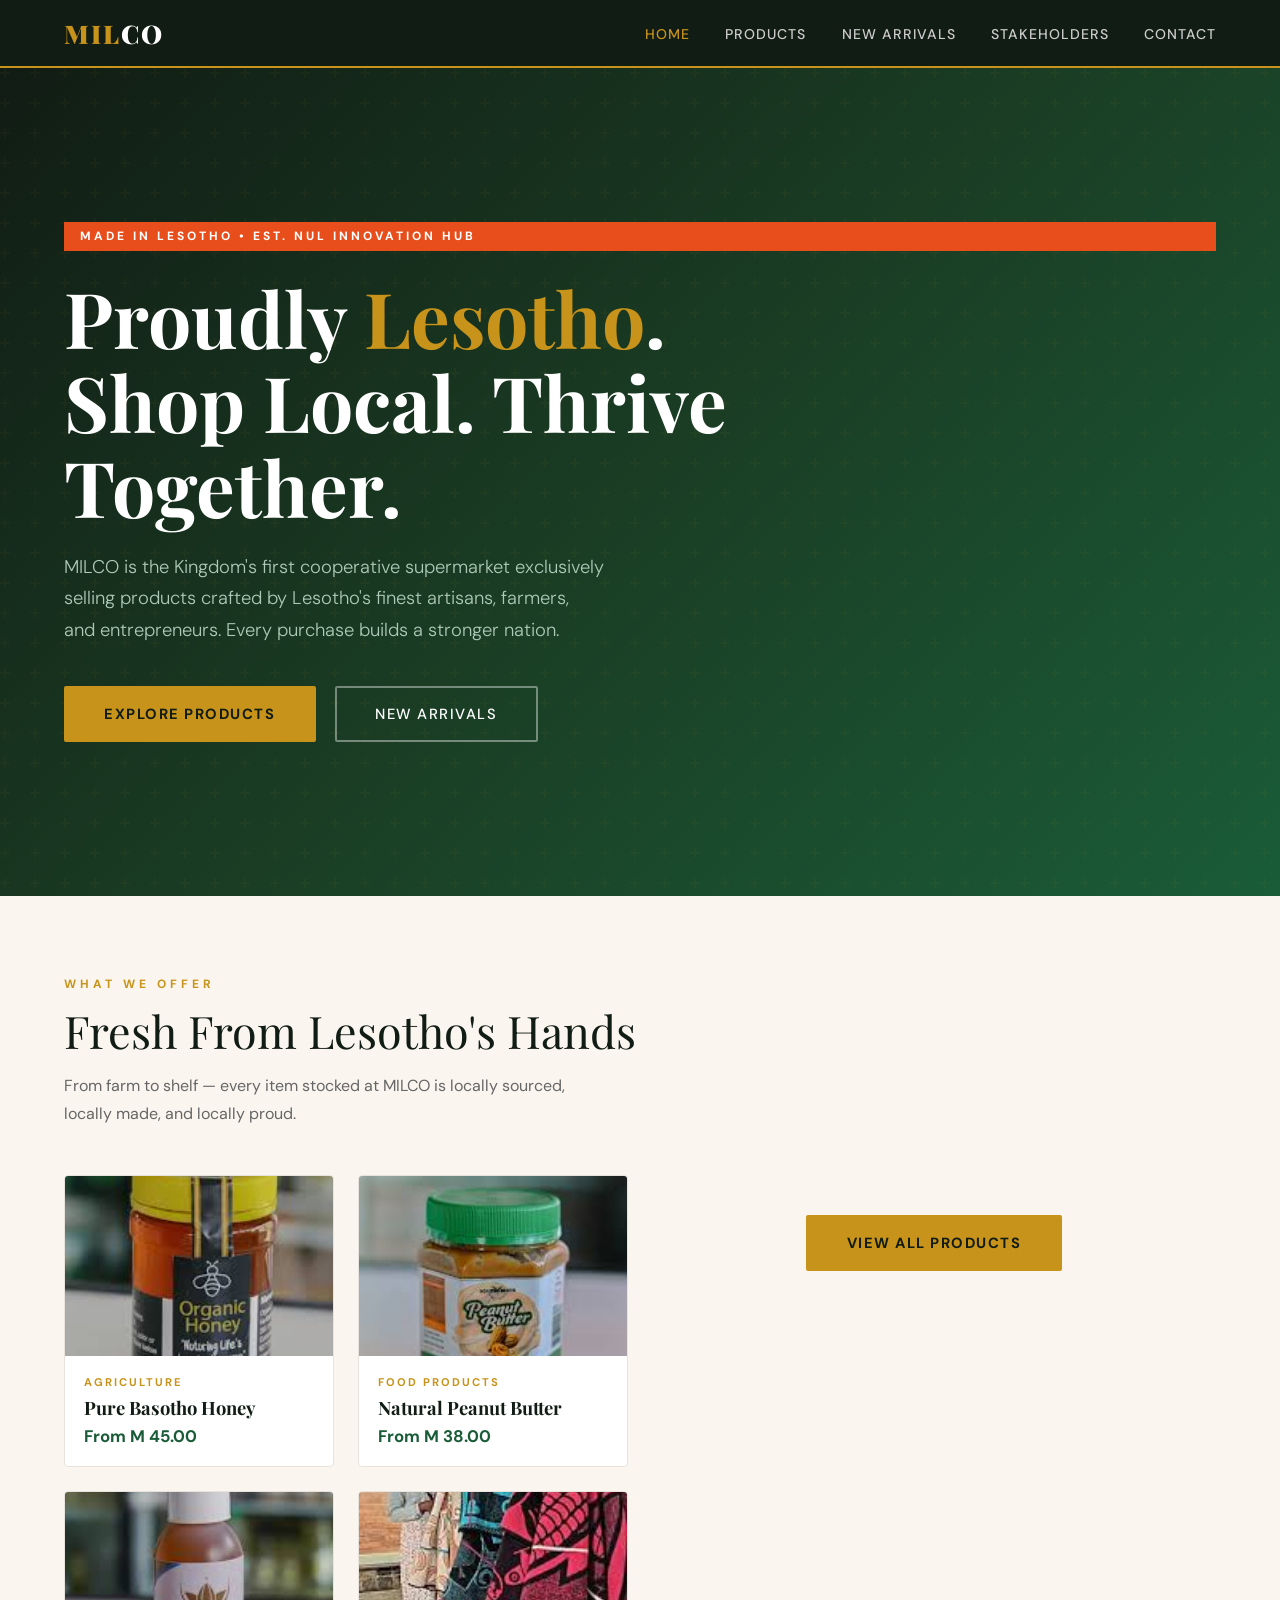
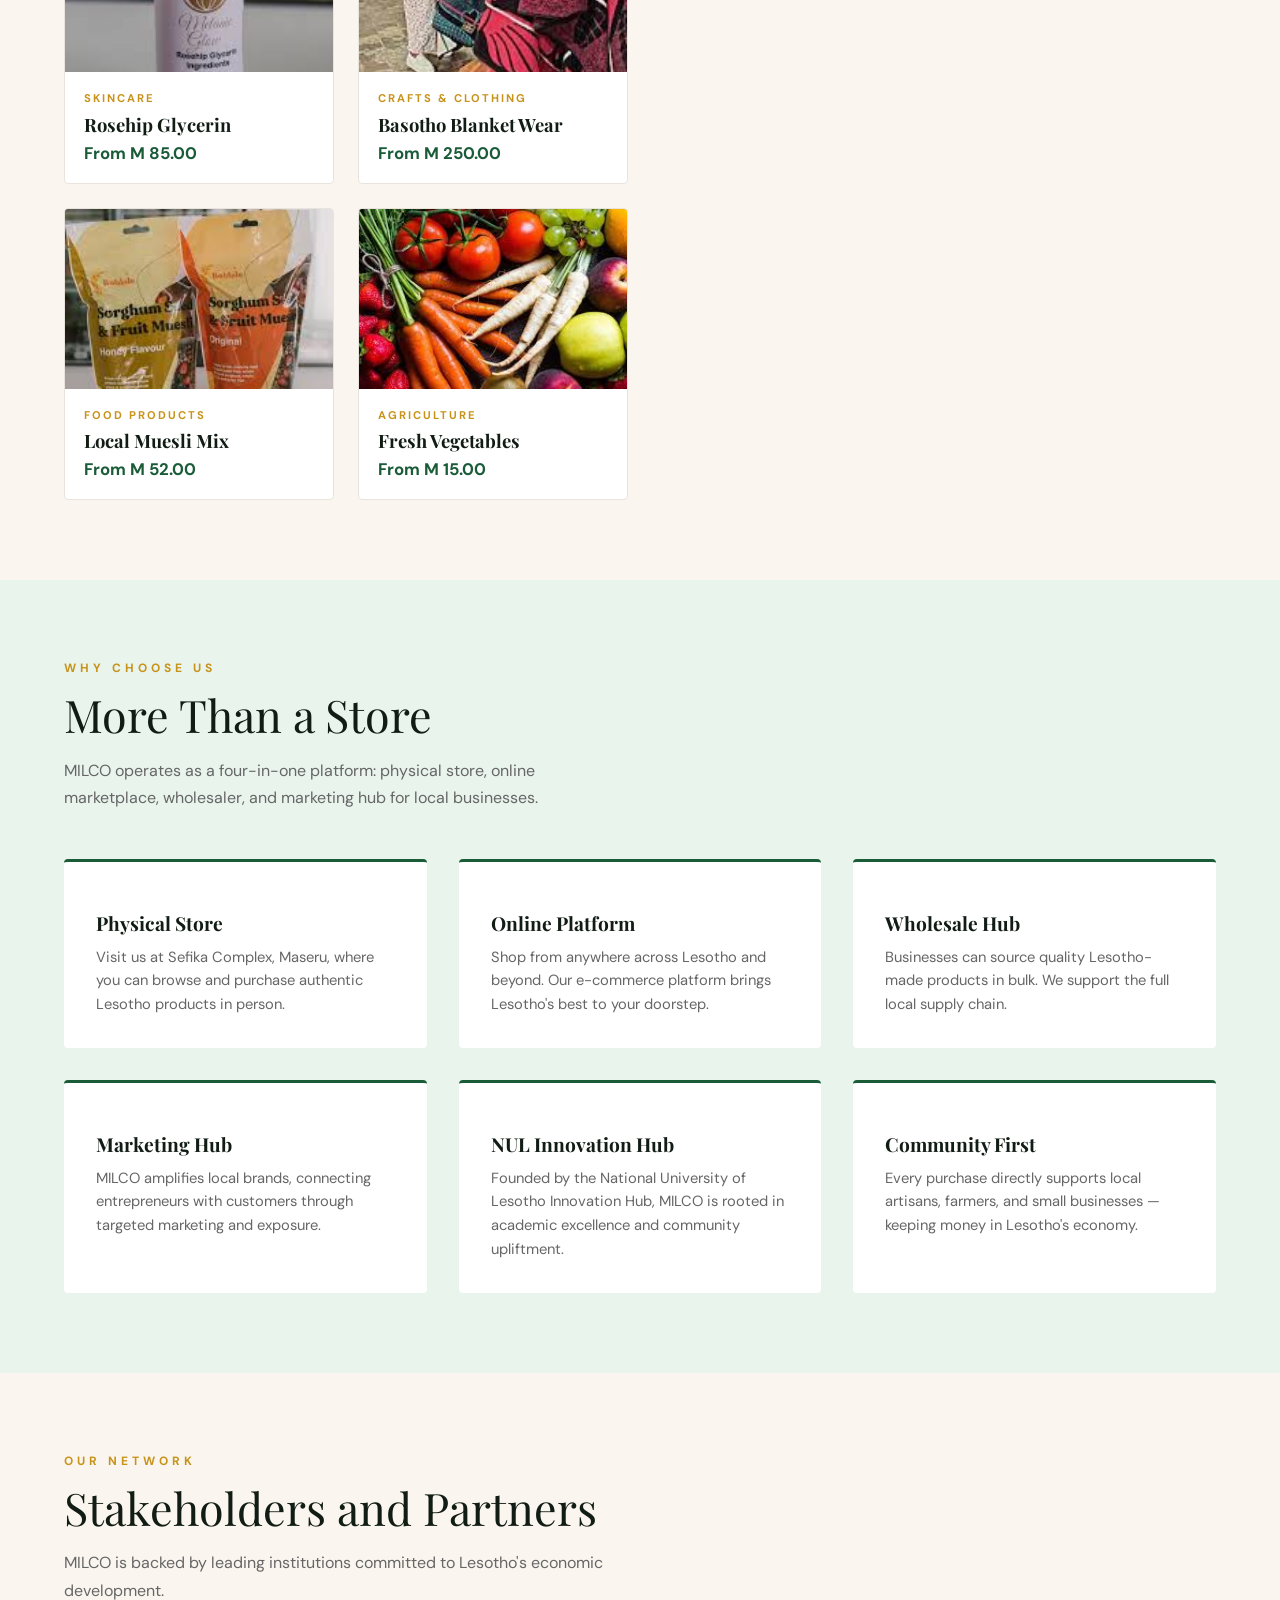
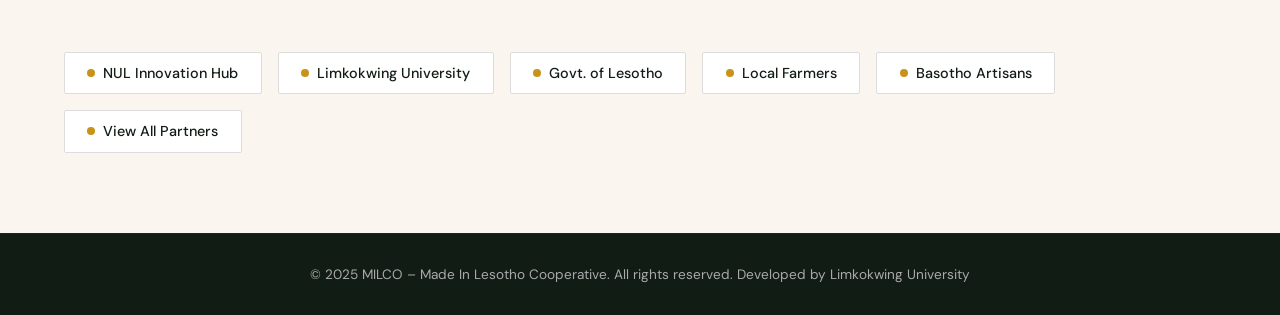
<file: index.html>
<!DOCTYPE html>
<html lang="en">
<head>
  <meta charset="UTF-8" />
  <meta name="viewport" content="width=device-width, initial-scale=1.0"/>
  <title>MILCO – Made In Lesotho Cooperative</title>
  <meta name="description" content="MILCO is Lesotho's premier cooperative supermarket exclusively selling locally made products from Lesotho's finest artisans and entrepreneurs."/>
  <meta name="keywords" content="Lesotho, Made in Lesotho, MILCO, cooperative, local products, honey, peanut butter, crafts"/>
  <link rel="preconnect" href="https://fonts.googleapis.com"/>
    <link rel="stylesheet" href="style.css"/>
<link href="https://fonts.googleapis.com/css2?family=Playfair+Display:wght@400;700;900&family=DM+Sans:wght@300;400;500&display=swap" rel="stylesheet"/>
  
</head>
<body>

<nav>
  <a href="index.html" class="nav-logo">MIL<span>CO</span></a>

  <div class="hamburger" id="hamburger" onclick="toggleMenu()">
    <span></span>
    <span></span>
    <span></span>
  </div>

  <div class="nav-overlay" id="navOverlay" onclick="toggleMenu()"></div>

  <ul class="nav-links" id="navLinks">
    <li><a href="index.html" class="active">Home</a></li>
    <li><a href="products.html">Products</a></li>
    <li><a href="new-products.html">New Arrivals</a></li>
    <li><a href="stakeholders.html">Stakeholders</a></li>
    <li><a href="contact.html">Contact</a></li>
  </ul>

</nav>

<!-- BANNER -->
<section class="banner">
  <div class="banner-badge">Made in Lesotho • Est. NUL Innovation Hub</div>
  <h1>Proudly <span>Lesotho</span>.<br/>Shop Local. Thrive Together.</h1>
  <p>MILCO is the Kingdom's first cooperative supermarket exclusively selling products crafted by Lesotho's finest artisans, farmers, and entrepreneurs. Every purchase builds a stronger nation.</p>
  <div class="banner-actions">
    <a href="products.html" class="btn-primary">Explore Products</a>
    <a href="new-products.html" class="btn-outline">New Arrivals</a>
  </div>
</section>

<!-- PRODUCTS PREVIEW -->
<section>
  <div class="section-label">What We Offer</div>
  <div class="section-title">Fresh From Lesotho's Hands</div>
  <p class="section-sub">From farm to shelf — every item stocked at MILCO is locally sourced, locally made, and locally proud.</p>
  <div class="products-grid">
<div class="products-grid">

  <div class="product-card">
    <div class="product-img">
      <img src="honey.jpg" alt="Pure Basotho Honey">
    </div>
    <div class="product-info">
      <div class="product-cat">Agriculture</div>
      <div class="product-name">Pure Basotho Honey</div>
      <div class="product-price">From M 45.00</div>
    </div>
  </div>

  <div class="product-card">
    <div class="product-img">
      <img src="peanut.jpg" alt="Natural Peanut Butter">
    </div>
    <div class="product-info">
      <div class="product-cat">Food Products</div>
      <div class="product-name">Natural Peanut Butter</div>
      <div class="product-price">From M 38.00</div>
    </div>
  </div>

  <div class="product-card">
    <div class="product-img">
      <img src="glycerine.jpg" alt="Rosehip Glycerin">
    </div>
    <div class="product-info">
      <div class="product-cat">Skincare</div>
      <div class="product-name">Rosehip Glycerin</div>
      <div class="product-price">From M 85.00</div>
    </div>
  </div>

  <div class="product-card">
    <div class="product-img">
      <img src="blanket.jpg" alt="Basotho Blanket Wear">
    </div>
    <div class="product-info">
      <div class="product-cat">Crafts & Clothing</div>
      <div class="product-name">Basotho Blanket Wear</div>
      <div class="product-price">From M 250.00</div>
    </div>
  </div>

  <div class="product-card">
    <div class="product-img">
      <img src="muesli.jpg" alt="Local Muesli Mix">
    </div>
    <div class="product-info">
      <div class="product-cat">Food Products</div>
      <div class="product-name">Local Muesli Mix</div>
      <div class="product-price">From M 52.00</div>
    </div>
  </div>

  <div class="product-card">
    <div class="product-img">
      <img src="vegetables.jpg" alt="Fresh Vegetables">
    </div>
    <div class="product-info">
      <div class="product-cat">Agriculture</div>
      <div class="product-name">Fresh Vegetables</div>
      <div class="product-price">From M 15.00</div>
    </div>
  </div>

</div>
  <div style="text-align:center;margin-top:2.5rem;">
    <a href="products.html" class="btn-primary">View All Products</a>
  </div>
</section>

<!-- WHY MILCO -->
<section class="why-milco">
  <div class="section-label">Why Choose Us</div>
  <div class="section-title">More Than a Store</div>
  <p class="section-sub">MILCO operates as a four-in-one platform: physical store, online marketplace, wholesaler, and marketing hub for local businesses.</p>
  <div class="why-grid">
    <div class="why-card">
      <div class="why-icon"></div>
      <div class="why-title">Physical Store</div>
      <div class="why-desc">Visit us at Sefika Complex, Maseru, where you can browse and purchase authentic Lesotho products in person.</div>
    </div>
    <div class="why-card">
      <div class="why-icon"></div>
      <div class="why-title">Online Platform</div>
      <div class="why-desc">Shop from anywhere across Lesotho and beyond. Our e-commerce platform brings Lesotho's best to your doorstep.</div>
    </div>
    <div class="why-card">
      <div class="why-icon"></div>
      <div class="why-title">Wholesale Hub</div>
      <div class="why-desc">Businesses can source quality Lesotho-made products in bulk. We support the full local supply chain.</div>
    </div>
    <div class="why-card">
      <div class="why-icon"></div>
      <div class="why-title">Marketing Hub</div>
      <div class="why-desc">MILCO amplifies local brands, connecting entrepreneurs with customers through targeted marketing and exposure.</div>
    </div>
    <div class="why-card">
      <div class="why-icon"></div>
      <div class="why-title">NUL Innovation Hub</div>
      <div class="why-desc">Founded by the National University of Lesotho Innovation Hub, MILCO is rooted in academic excellence and community upliftment.</div>
    </div>
    <div class="why-card">
      <div class="why-icon"></div>
      <div class="why-title">Community First</div>
      <div class="why-desc">Every purchase directly supports local artisans, farmers, and small businesses — keeping money in Lesotho's economy.</div>
    </div>
  </div>
</section>

<!-- STAKEHOLDERS PREVIEW -->
<section>
  <div class="section-label">Our Network</div>
  <div class="section-title">Stakeholders and Partners</div>
  <p class="section-sub">MILCO is backed by leading institutions committed to Lesotho's economic development.</p>
  <div class="stakeholders-list">
    <a href="stakeholders.html" class="stakeholder-pill"><span class="dot"></span> NUL Innovation Hub</a>
    <a href="stakeholders.html" class="stakeholder-pill"><span class="dot"></span> Limkokwing University</a>
    <a href="stakeholders.html" class="stakeholder-pill"><span class="dot"></span> Govt. of Lesotho</a>
    <a href="stakeholders.html" class="stakeholder-pill"><span class="dot"></span> Local Farmers</a>
    <a href="stakeholders.html" class="stakeholder-pill"><span class="dot"></span> Basotho Artisans</a>
    <a href="stakeholders.html" class="stakeholder-pill"><span class="dot"></span> View All Partners</a>
  </div>
</section>
<script>
  function toggleMenu() {
    const nav = document.getElementById("navLinks");
    const burger = document.getElementById("hamburger");
    const overlay = document.getElementById("navOverlay");

    nav.classList.toggle("show");
    burger.classList.toggle("active");
    overlay.classList.toggle("show");
  }
</script>

<!-- FOOTER -->
<footer>

  <div>
    <span>© 2025 MILCO – Made In Lesotho Cooperative. All rights reserved.</span>
    <span>Developed by Limkokwing University</span>
  </div>
</footer>

</body>
</html>
</file>
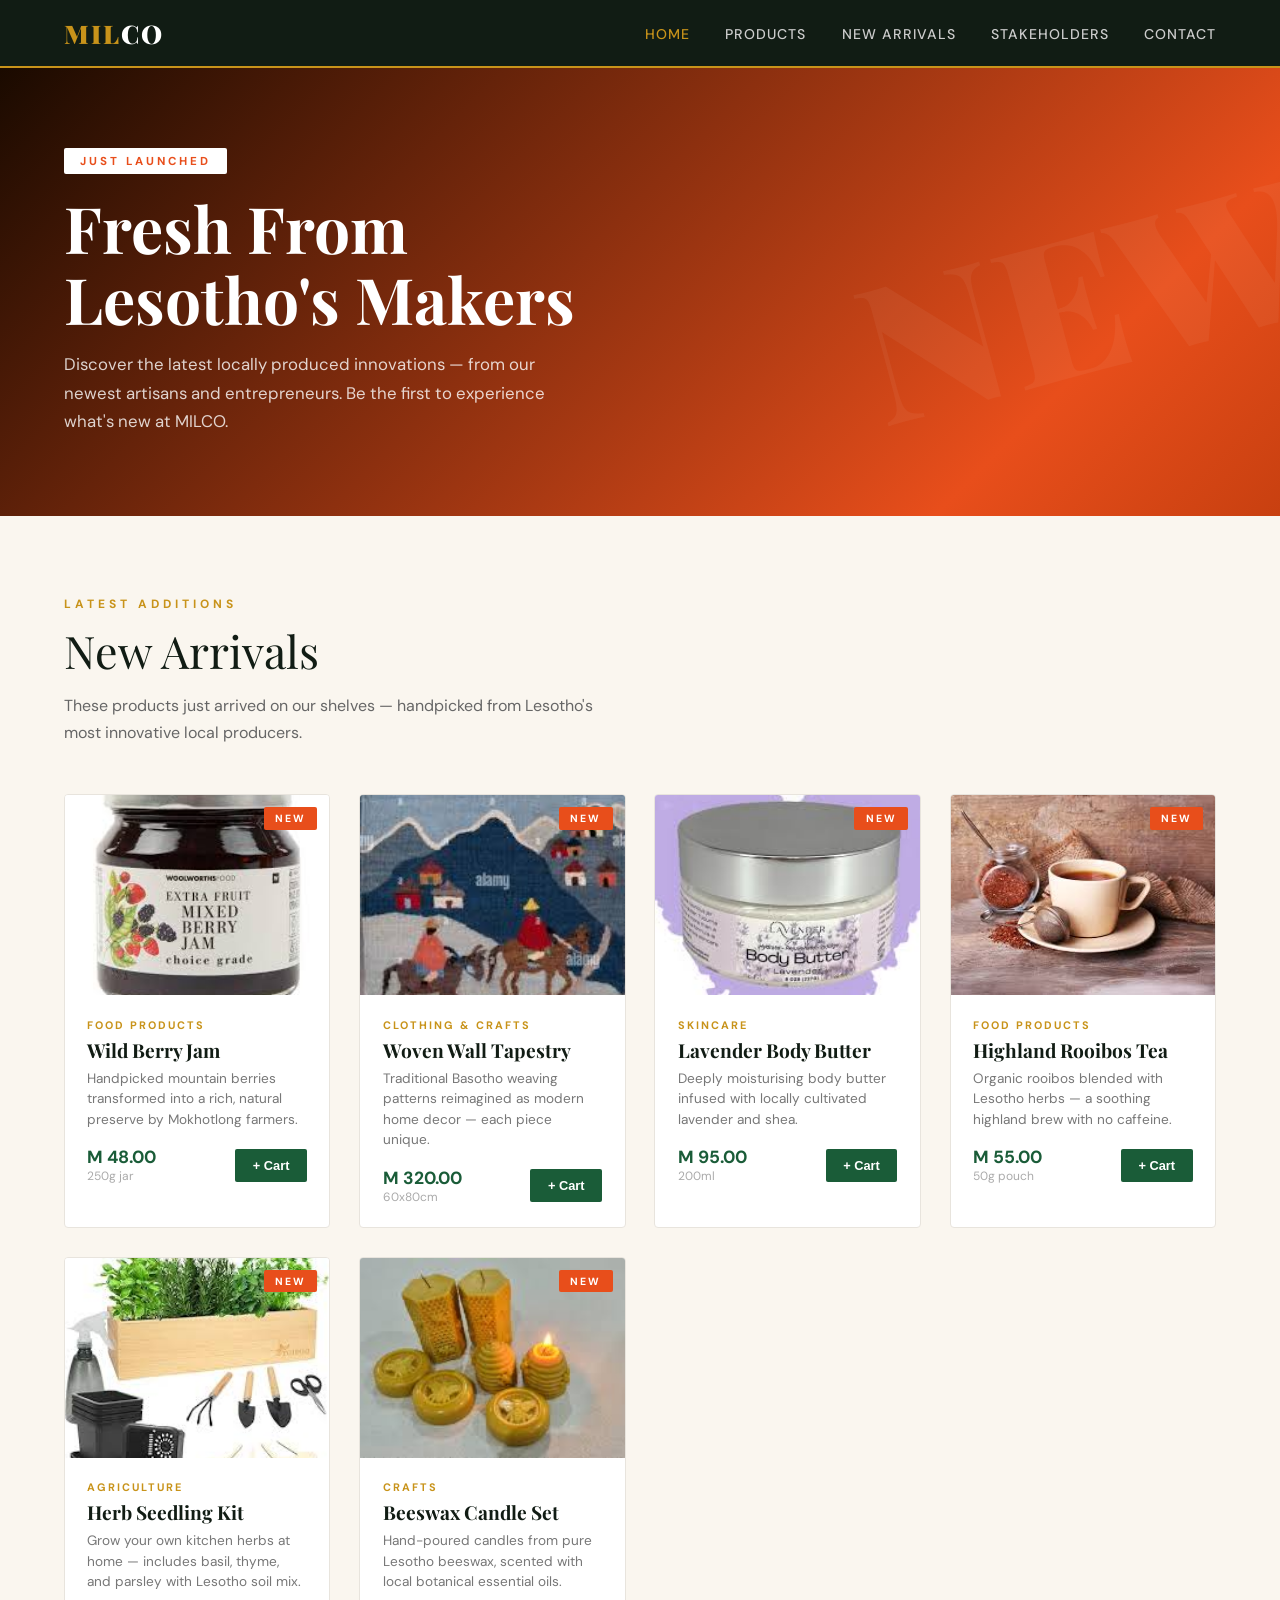
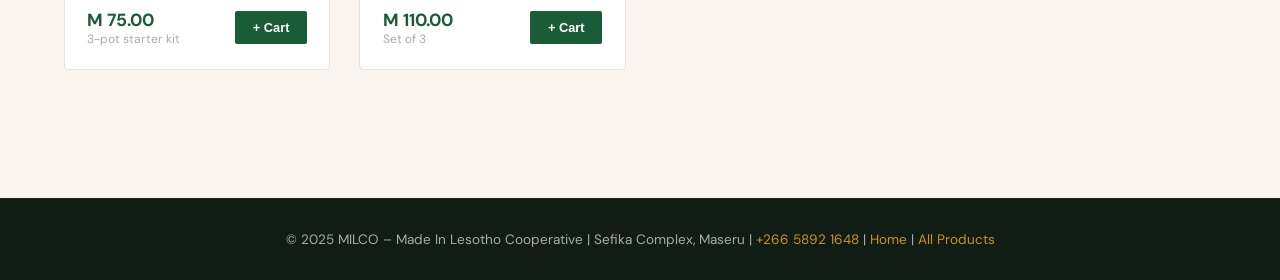
<file: new-products.html>
<!DOCTYPE html>
<html lang="en">
<head>
  <meta charset="UTF-8"/>
  <meta name="viewport" content="width=device-width, initial-scale=1.0"/>
  <title>New Arrivals and Subscriptions – MILCO Lesotho</title>
  <link rel="preconnect" href="https://fonts.googleapis.com"/>
    <link rel="stylesheet" href="style.css"/>
<link href="https://fonts.googleapis.com/css2?family=Playfair+Display:wght@400;700;900&family=DM+Sans:wght@300;400;500&display=swap" rel="stylesheet"/>
  
</head>
<body class="new-arrivals-page">

<nav>
  <a href="index.html" class="nav-logo">MIL<span>CO</span></a>

  <div class="hamburger" id="hamburger" onclick="toggleMenu()">
    <span></span>
    <span></span>
    <span></span>
  </div>

  <div class="nav-overlay" id="navOverlay" onclick="toggleMenu()"></div>

  <ul class="nav-links" id="navLinks">
    <li><a href="index.html" class="active">Home</a></li>
    <li><a href="products.html">Products</a></li>
    <li><a href="new-products.html">New Arrivals</a></li>
    <li><a href="stakeholders.html">Stakeholders</a></li>
    <li><a href="contact.html">Contact</a></li>
  </ul>

</nav>

<div class="page-hero">
  <div class="hero-badge">Just Launched</div>
  <h1>Fresh From<br/>Lesotho's Makers</h1>
  <p>Discover the latest locally produced innovations — from our newest artisans and entrepreneurs. Be the first to experience what's new at MILCO.</p>
</div>

<!-- NEW ARRIVALS -->
<section class="section">
  <div class="section-label">Latest Additions</div>
  <div class="section-title">New Arrivals</div>
  <p class="section-sub">These products just arrived on our shelves — handpicked from Lesotho's most innovative local producers.</p>

  <div class="new-products-grid">
    <div class="new-product-card">
      <span class="new-label">New</span>
      <div class="new-img"><img src="berryjam.jpg" alt="berryjam"></div>
      <div class="new-info">
        <div class="new-cat">Food Products</div>
        <div class="new-name">Wild Berry Jam</div>
        <div class="new-desc">Handpicked mountain berries transformed into a rich, natural preserve by Mokhotlong farmers.</div>
        <div class="new-footer">
          <div class="new-price">M 48.00 <small>250g jar</small></div>
          <button class="btn-cart" onclick="addToCart('Wild Berry Jam')">+ Cart</button>
        </div>
      </div>
    </div>

    <div class="new-product-card">
      <span class="new-label">New</span>
      <div class="new-img"><img src="tapestry.jpg" alt="wall tapestry"></div>
      <div class="new-info">
        <div class="new-cat">Clothing & Crafts</div>
        <div class="new-name">Woven Wall Tapestry</div>
        <div class="new-desc">Traditional Basotho weaving patterns reimagined as modern home decor — each piece unique.</div>
        <div class="new-footer">
          <div class="new-price">M 320.00 <small>60x80cm</small></div>
          <button class="btn-cart" onclick="addToCart('Woven Wall Tapestry')">+ Cart</button>
        </div>
      </div>
    </div>

    <div class="new-product-card">
      <span class="new-label">New</span>
      <div class="new-img"><img src="bodybutter.jpg" alt="body body butter"></div>
      <div class="new-info">
        <div class="new-cat">Skincare</div>
        <div class="new-name">Lavender Body Butter</div>
        <div class="new-desc">Deeply moisturising body butter infused with locally cultivated lavender and shea.</div>
        <div class="new-footer">
          <div class="new-price">M 95.00 <small>200ml</small></div>
          <button class="btn-cart" onclick="addToCart('Lavender Body Butter')">+ Cart</button>
        </div>
      </div>
    </div>

    <div class="new-product-card">
      <span class="new-label">New</span>
      <div class="new-img"><img src="tea.jpg" alt="rooibos tea"></div>
      <div class="new-info">
        <div class="new-cat">Food Products</div>
        <div class="new-name">Highland Rooibos Tea</div>
        <div class="new-desc">Organic rooibos blended with Lesotho herbs — a soothing highland brew with no caffeine.</div>
        <div class="new-footer">
          <div class="new-price">M 55.00 <small>50g pouch</small></div>
          <button class="btn-cart" onclick="addToCart('Highland Rooibos Tea')">+ Cart</button>
        </div>
      </div>
    </div>

    <div class="new-product-card">
      <span class="new-label">New</span>
      <div class="new-img"><img src="seedlingkit.jpg" alt="seedling kit"></div>
      <div class="new-info">
        <div class="new-cat">Agriculture</div>
        <div class="new-name">Herb Seedling Kit</div>
        <div class="new-desc">Grow your own kitchen herbs at home — includes basil, thyme, and parsley with Lesotho soil mix.</div>
        <div class="new-footer">
          <div class="new-price">M 75.00 <small>3-pot starter kit</small></div>
          <button class="btn-cart" onclick="addToCart('Herb Seedling Kit')">+ Cart</button>
        </div>
      </div>
    </div>

    <div class="new-product-card">
      <span class="new-label">New</span>
      <div class="new-img"><img src="candle.jpg" alt="beewax candles"></div>
      <div class="new-info">
        <div class="new-cat">Crafts</div>
        <div class="new-name">Beeswax Candle Set</div>
        <div class="new-desc">Hand-poured candles from pure Lesotho beeswax, scented with local botanical essential oils.</div>
        <div class="new-footer">
          <div class="new-price">M 110.00 <small>Set of 3</small></div>
          <button class="btn-cart" onclick="addToCart('Beeswax Candle Set')">+ Cart</button>
        </div>
      </div>
    </div>
  </div>
</section>

<div class="cart-toast" id="cartToast"> Added to cart!</div>

<footer>
  <p>© 2025 MILCO – Made In Lesotho Cooperative | Sefika Complex, Maseru | <a href="tel:+26658921648">+266 5892 1648</a> | <a href="index.html">Home</a> | <a href="products.html">All Products</a></p>
</footer>

<script>
  function addToCart(name) {
    const toast = document.getElementById('cartToast');
    toast.textContent = `✓ "${name}" added to cart!`;
    toast.classList.add('show');
    setTimeout(() => toast.classList.remove('show'), 3000);
  }
    function toggleMenu() {
    const nav = document.getElementById("navLinks");
    const burger = document.getElementById("hamburger");
    const overlay = document.getElementById("navOverlay");

    nav.classList.toggle("show");
    burger.classList.toggle("active");
    overlay.classList.toggle("show");
  }

</script>
</body>
</html>
</file>
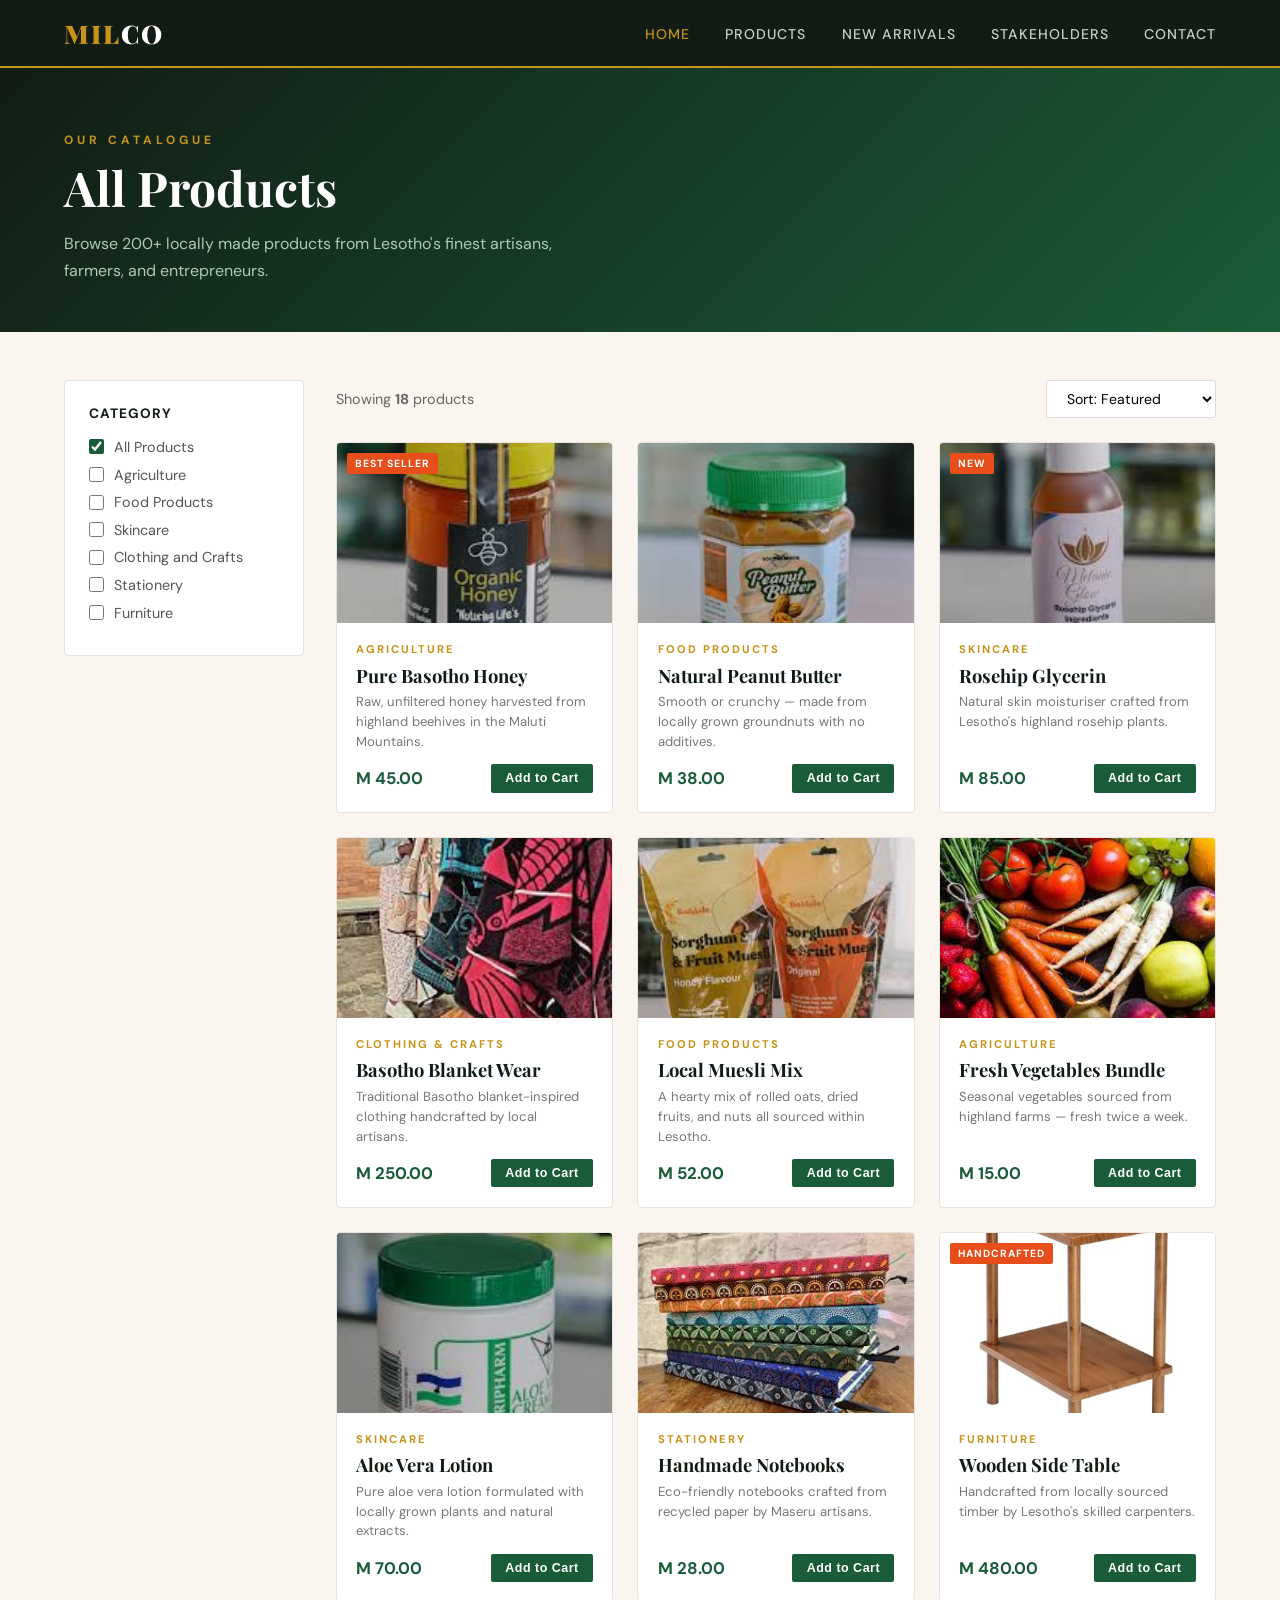
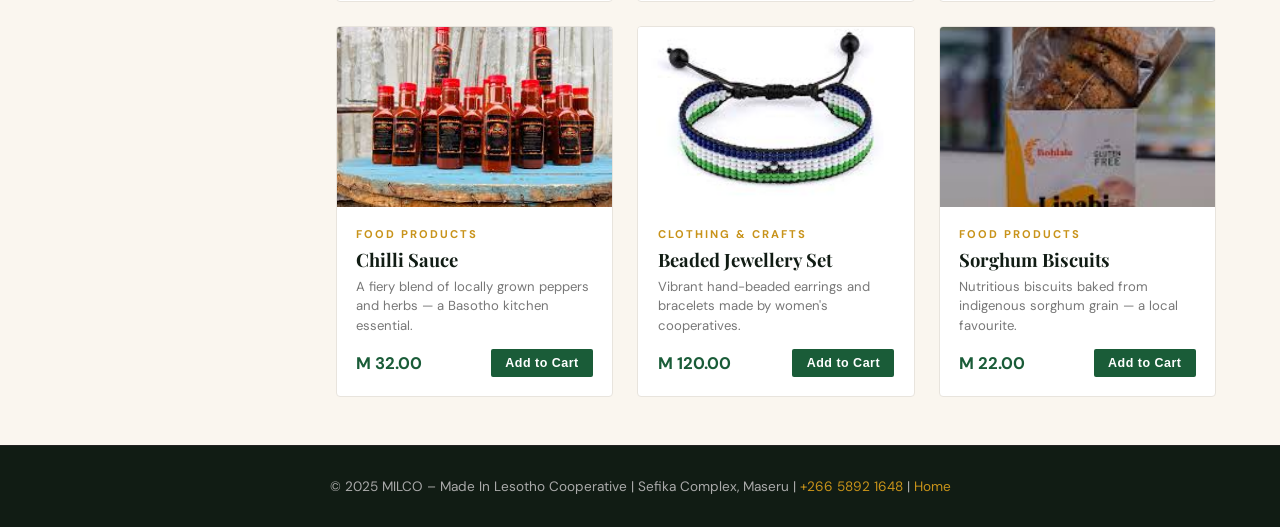
<file: products.html>
<!DOCTYPE html>
<html lang="en">
<head>
  <meta charset="UTF-8"/>
  <meta name="viewport" content="width=device-width, initial-scale=1.0"/>
  <title>Products – MILCO Lesotho</title>
  <link rel="preconnect" href="https://fonts.googleapis.com"/>
    <link rel="stylesheet" href="style.css"/>
<link href="https://fonts.googleapis.com/css2?family=Playfair+Display:wght@400;700;900&family=DM+Sans:wght@300;400;500&display=swap" rel="stylesheet"/>
  
</head>
<body class="products-page">

<nav>
  <a href="index.html" class="nav-logo">MIL<span>CO</span></a>

  <div class="hamburger" id="hamburger" onclick="toggleMenu()">
    <span></span>
    <span></span>
    <span></span>
  </div>

  <div class="nav-overlay" id="navOverlay" onclick="toggleMenu()"></div>

  <ul class="nav-links" id="navLinks">
    <li><a href="index.html" class="active">Home</a></li>
    <li><a href="products.html">Products</a></li>
    <li><a href="new-products.html">New Arrivals</a></li>
    <li><a href="stakeholders.html">Stakeholders</a></li>
    <li><a href="contact.html">Contact</a></li>
  </ul>

</nav>

<div class="page-hero">
  <div class="section-label">Our Catalogue</div>
  <h1>All Products</h1>
  <p>Browse 200+ locally made products from Lesotho's finest artisans, farmers, and entrepreneurs.</p>
</div>

<div class="shop-layout">
  <!-- SIDEBAR -->
  <aside class="sidebar">
    <div class="filter-section">
      <div class="filter-title">Category</div>
      <div class="filter-option"><input type="checkbox" id="c1" checked/><label for="c1">All Products</label></div>
      <div class="filter-option"><input type="checkbox" id="c2"/><label for="c2">Agriculture</label></div>
      <div class="filter-option"><input type="checkbox" id="c3"/><label for="c3">Food Products</label></div>
      <div class="filter-option"><input type="checkbox" id="c4"/><label for="c4">Skincare</label></div>
      <div class="filter-option"><input type="checkbox" id="c5"/><label for="c5">Clothing and Crafts</label></div>
      <div class="filter-option"><input type="checkbox" id="c6"/><label for="c6">Stationery</label></div>
      <div class="filter-option"><input type="checkbox" id="c7"/><label for="c7">Furniture</label></div>
    </div>

  </aside>

  <!-- PRODUCTS -->
  <div class="products-area">
    <div class="products-toolbar">
      <span class="products-count">Showing <strong>18</strong> products</span>
      <select class="sort-select">
        <option>Sort: Featured</option>
        <option>Price: Low to High</option>
        <option>Price: High to Low</option>
        <option>Newest First</option>
      </select>
    </div>
    <div class="products-grid">

      <div class="product-card">
        
        <div class="product-img">
          <img src="honey.jpg" alt="Pure Basotho Honey">
          <span class="product-badge">Best Seller</span>
        </div>

        <div class="product-info">
          <div class="product-cat">Agriculture</div>
          <div class="product-name">Pure Basotho Honey</div>
          <div class="product-desc">
            Raw, unfiltered honey harvested from highland beehives in the Maluti Mountains.
          </div>

          <div class="product-footer">
            <span class="product-price">M 45.00</span>
            <button class="add-to-cart" onclick="addToCart('Pure Basotho Honey')">
              Add to Cart
            </button>
          </div>
        </div>
      </div>

      <div class="product-card">
        <div class="product-img"><img src="peanut.jpg" alt="Natural Peanut Butter"></div>
        <div class="product-info">
          <div class="product-cat">Food Products</div>
          <div class="product-name">Natural Peanut Butter</div>
          <div class="product-desc">Smooth or crunchy — made from locally grown groundnuts with no additives.</div>
          <div class="product-footer">
            <span class="product-price">M 38.00</span>
            <button class="add-to-cart" onclick="addToCart('Natural Peanut Butter')">Add to Cart</button>
          </div>
        </div>
      </div>

      <div class="product-card">
        <div class="product-img"><img src="glycerine.jpg" alt="Rosehip Glycerin"><span class="product-badge">New</span></div>
        <div class="product-info">
          <div class="product-cat">Skincare</div>
          <div class="product-name">Rosehip Glycerin</div>
          <div class="product-desc">Natural skin moisturiser crafted from Lesotho's highland rosehip plants.</div>
          <div class="product-footer">
            <span class="product-price">M 85.00</span>
            <button class="add-to-cart" onclick="addToCart('Rosehip Glycerin')">Add to Cart</button>
          </div>
        </div>
      </div>

      <div class="product-card">
        <div class="product-img"><img src="blanket.jpg" alt="basotho blanket waer"></div>
        <div class="product-info">
          <div class="product-cat">Clothing & Crafts</div>
          <div class="product-name">Basotho Blanket Wear</div>
          <div class="product-desc">Traditional Basotho blanket-inspired clothing handcrafted by local artisans.</div>
          <div class="product-footer">
            <span class="product-price">M 250.00</span>
            <button class="add-to-cart" onclick="addToCart('Basotho Blanket Wear')">Add to Cart</button>
          </div>
        </div>
      </div>

      <div class="product-card">
        <div class="product-img"><img src="muesli.jpg" alt="local muesli mix"></div>
        <div class="product-info">
          <div class="product-cat">Food Products</div>
          <div class="product-name">Local Muesli Mix</div>
          <div class="product-desc">A hearty mix of rolled oats, dried fruits, and nuts all sourced within Lesotho.</div>
          <div class="product-footer">
            <span class="product-price">M 52.00</span>
            <button class="add-to-cart" onclick="addToCart('Local Muesli Mix')">Add to Cart</button>
          </div>
        </div>
      </div>

      <div class="product-card">
        <div class="product-img"><img src="vegetables.jpg" alt="fresh vestables"></div>
        <div class="product-info">
          <div class="product-cat">Agriculture</div>
          <div class="product-name">Fresh Vegetables Bundle</div>
          <div class="product-desc">Seasonal vegetables sourced from highland farms — fresh twice a week.</div>
          <div class="product-footer">
            <span class="product-price">M 15.00</span>
            <button class="add-to-cart" onclick="addToCart('Fresh Vegetables Bundle')">Add to Cart</button>
          </div>
        </div>
      </div>

      <div class="product-card">
        <div class="product-img"><img src="aloeveralotion.jpg" alt="aloe vera lotion"></div>
        <div class="product-info">
          <div class="product-cat">Skincare</div>
          <div class="product-name">Aloe Vera Lotion</div>
          <div class="product-desc">Pure aloe vera lotion formulated with locally grown plants and natural extracts.</div>
          <div class="product-footer">
            <span class="product-price">M 70.00</span>
            <button class="add-to-cart" onclick="addToCart('Aloe Vera Lotion')">Add to Cart</button>
          </div>
        </div>
      </div>

      <div class="product-card">
        <div class="product-img"><img src="notebook.jpg" alt="handmade notebooks"></div>
        <div class="product-info">
          <div class="product-cat">Stationery</div>
          <div class="product-name">Handmade Notebooks</div>
          <div class="product-desc">Eco-friendly notebooks crafted from recycled paper by Maseru artisans.</div>
          <div class="product-footer">
            <span class="product-price">M 28.00</span>
            <button class="add-to-cart" onclick="addToCart('Handmade Notebooks')">Add to Cart</button>
          </div>
        </div>
      </div>

      <div class="product-card">
        <div class="product-img"><img src="table.jpg" alt="wooden side table"><span class="product-badge">Handcrafted</span></div>
        <div class="product-info">
          <div class="product-cat">Furniture</div>
          <div class="product-name">Wooden Side Table</div>
          <div class="product-desc">Handcrafted from locally sourced timber by Lesotho's skilled carpenters.</div>
          <div class="product-footer">
            <span class="product-price">M 480.00</span>
            <button class="add-to-cart" onclick="addToCart('Wooden Side Table')">Add to Cart</button>
          </div>
        </div>
      </div>

      <div class="product-card">
        <div class="product-img"><img src="chilisauce.jpg" alt="chilli sauce"></div>
        <div class="product-info">
          <div class="product-cat">Food Products</div>
          <div class="product-name">Chilli Sauce</div>
          <div class="product-desc">A fiery blend of locally grown peppers and herbs — a Basotho kitchen essential.</div>
          <div class="product-footer">
            <span class="product-price">M 32.00</span>
            <button class="add-to-cart" onclick="addToCart('Chilli Sauce')">Add to Cart</button>
          </div>
        </div>
      </div>

      <div class="product-card">
        <div class="product-img"><img src="Beadedjewellery.jpg" alt="beaded jewellery set"></div>
        <div class="product-info">
          <div class="product-cat">Clothing & Crafts</div>
          <div class="product-name">Beaded Jewellery Set</div>
          <div class="product-desc">Vibrant hand-beaded earrings and bracelets made by women's cooperatives.</div>
          <div class="product-footer">
            <span class="product-price">M 120.00</span>
            <button class="add-to-cart" onclick="addToCart('Beaded Jewellery Set')">Add to Cart</button>
          </div>
        </div>
      </div>

      <div class="product-card">
        <div class="product-img"><img src="biscuits.jpg" alt="sorghum biscuits"></div>
        <div class="product-info">
          <div class="product-cat">Food Products</div>
          <div class="product-name">Sorghum Biscuits</div>
          <div class="product-desc">Nutritious biscuits baked from indigenous sorghum grain — a local favourite.</div>
          <div class="product-footer">
            <span class="product-price">M 22.00</span>
            <button class="add-to-cart" onclick="addToCart('Sorghum Biscuits')">Add to Cart</button>
          </div>
        </div>
      </div>

    </div>
  </div>
</div>

<div class="cart-toast" id="cartToast">✓ Added to cart!</div>

<footer>
  <p>© 2025 MILCO – Made In Lesotho Cooperative | Sefika Complex, Maseru | <a href="tel:+26658921648">+266 5892 1648</a> | <a href="index.html">Home</a></p>
</footer>

<script>
  function toggleMenu() {
    const nav = document.getElementById("navLinks");
    const burger = document.getElementById("hamburger");
    const overlay = document.getElementById("navOverlay");

    nav.classList.toggle("show");
    burger.classList.toggle("active");
    overlay.classList.toggle("show");
  }
</script>
</body>
</html>
</file>
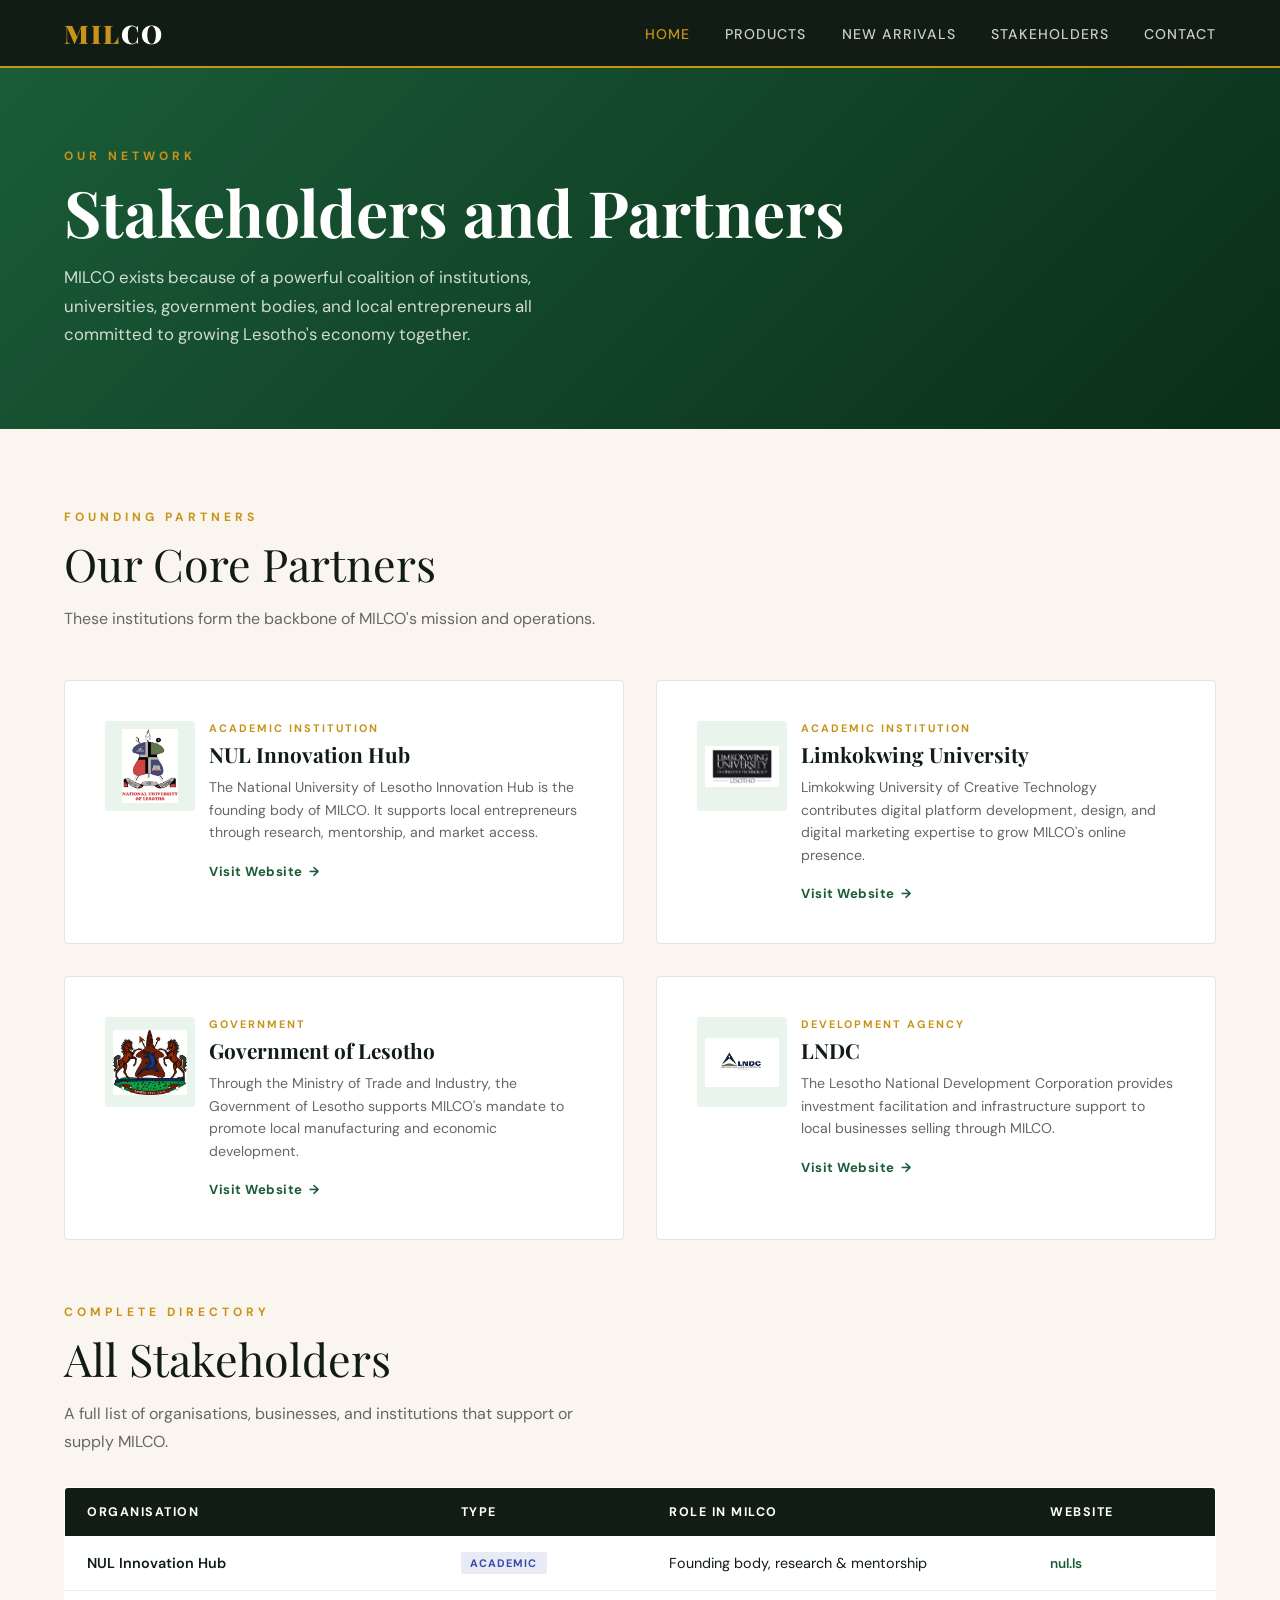
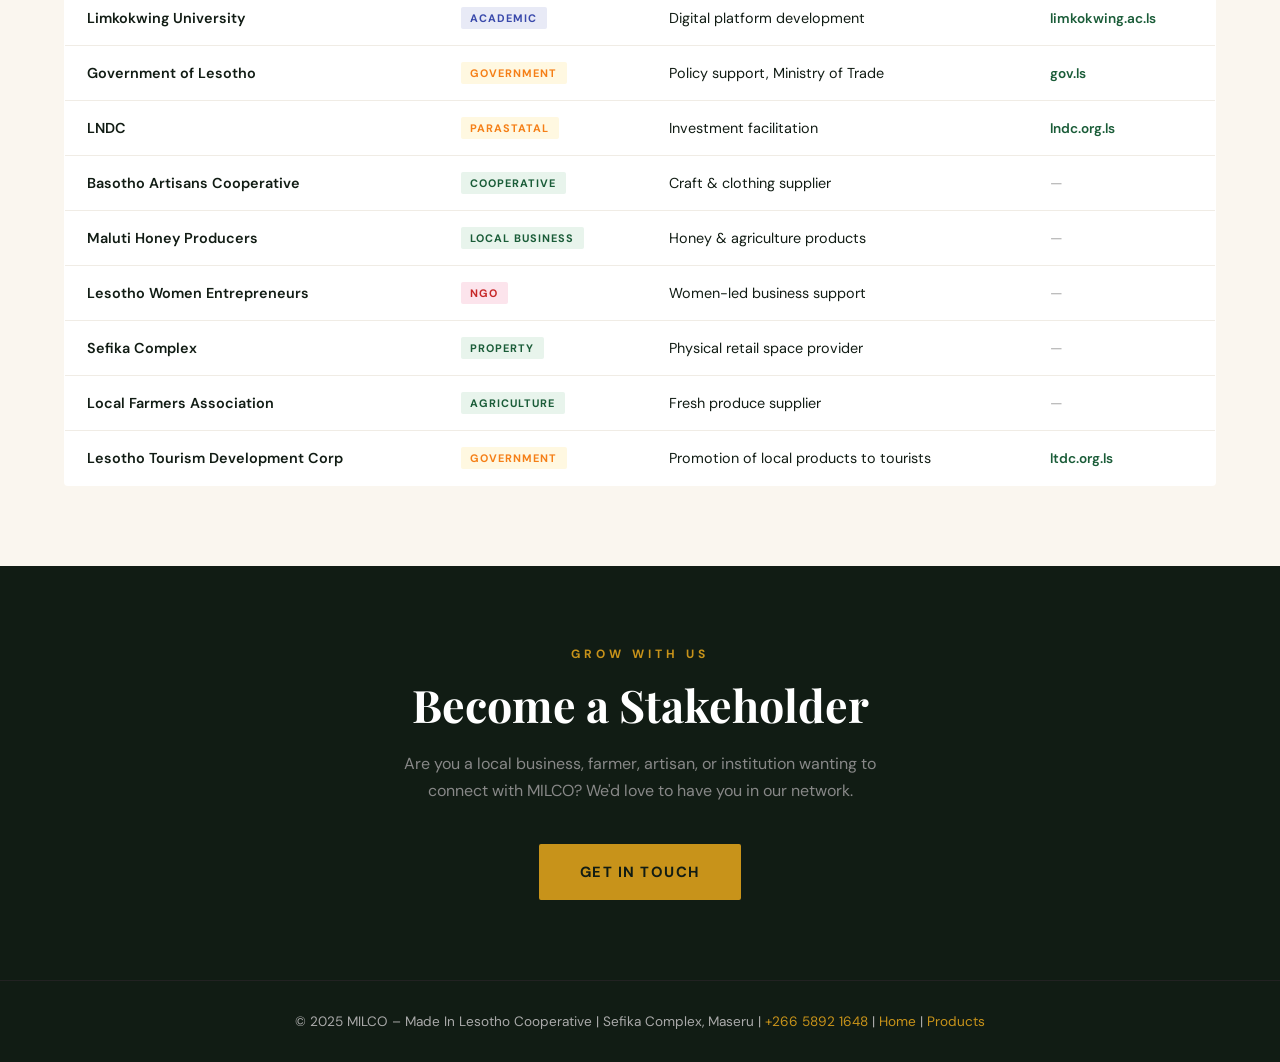
<file: stakeholders.html>
<!DOCTYPE html>
<html lang="en">
<head>
  <meta charset="UTF-8"/>
  <meta name="viewport" content="width=device-width, initial-scale=1.0"/>
  <title>Stakeholders – MILCO Lesotho</title>
  <link rel="preconnect" href="https://fonts.googleapis.com"/>
    <link rel="stylesheet" href="style.css"/>
<link href="https://fonts.googleapis.com/css2?family=Playfair+Display:wght@400;700;900&family=DM+Sans:wght@300;400;500&display=swap" rel="stylesheet"/>
  
</head>
<body class="stakeholders-page">

<nav>
  <a href="index.html" class="nav-logo">MIL<span>CO</span></a>

  <div class="hamburger" id="hamburger" onclick="toggleMenu()">
    <span></span>
    <span></span>
    <span></span>
  </div>

  <div class="nav-overlay" id="navOverlay" onclick="toggleMenu()"></div>

  <ul class="nav-links" id="navLinks">
    <li><a href="index.html" class="active">Home</a></li>
    <li><a href="products.html">Products</a></li>
    <li><a href="new-products.html">New Arrivals</a></li>
    <li><a href="stakeholders.html">Stakeholders</a></li>
    <li><a href="contact.html">Contact</a></li>
  </ul>

</nav>

<div class="page-hero">
  <div class="section-label">Our Network</div>
  <h1>Stakeholders and Partners</h1>
  <p>MILCO exists because of a powerful coalition of institutions, universities, government bodies, and local entrepreneurs all committed to growing Lesotho's economy together.</p>
</div>

<!-- FEATURED PARTNERS -->
<section class="section">
  <div class="section-label">Founding Partners</div>
  <div class="section-title">Our Core Partners</div>
  <p class="section-sub">These institutions form the backbone of MILCO's mission and operations.</p>

  <div class="featured-grid">
    <a href="https://www.nul.ls" target="_blank" class="featured-card">
      <div class="card-logo"><img src="nul.jpg" alt="NUL Innovation Hub logo"></div>
      <div>
        <div class="card-type">Academic Institution</div>
        <div class="card-name">NUL Innovation Hub</div>
        <div class="card-desc">The National University of Lesotho Innovation Hub is the founding body of MILCO. It supports local entrepreneurs through research, mentorship, and market access.</div>
        <span class="card-link">Visit Website</span>
      </div>
    </a>

    <a href="https://www.limkokwing.net" target="_blank" class="featured-card">
      <div class="card-logo"><img src="LUCT.jpg" alt="Limkokwing University LOGO"></div>
      <div>
        <div class="card-type">Academic Institution</div>
        <div class="card-name">Limkokwing University</div>
        <div class="card-desc">Limkokwing University of Creative Technology contributes digital platform development, design, and digital marketing expertise to grow MILCO's online presence.</div>
        <span class="card-link">Visit Website</span>
      </div>
    </a>

    <a href="https://www.gov.ls" target="_blank" class="featured-card">
      <div class="card-logo"><img src="govement.jpg" alt="GOVERMENT OF LESOTHO logo"></div>
      <div>
        <div class="card-type">Government</div>
        <div class="card-name">Government of Lesotho</div>
        <div class="card-desc">Through the Ministry of Trade and Industry, the Government of Lesotho supports MILCO's mandate to promote local manufacturing and economic development.</div>
        <span class="card-link">Visit Website</span>
      </div>
    </a>

    <a href="https://www.lndc.org.ls" target="_blank" class="featured-card">
      <div class="card-logo"><img src="lndc.jpg" alt="LNDC logo"></div>
      <div>
        <div class="card-type">Development Agency</div>
        <div class="card-name">LNDC</div>
        <div class="card-desc">The Lesotho National Development Corporation provides investment facilitation and infrastructure support to local businesses selling through MILCO.</div>
        <span class="card-link">Visit Website</span>
      </div>
    </a>
  </div>

  <!-- ALL STAKEHOLDERS TABLE -->
  <div class="section-label">Complete Directory</div>
  <div class="section-title">All Stakeholders</div>
  <p class="section-sub" style="margin-bottom:2rem;">A full list of organisations, businesses, and institutions that support or supply MILCO.</p>

  <table class="stakeholders-table">
    <thead>
      <tr>
        <th>Organisation</th>
        <th>Type</th>
        <th>Role in MILCO</th>
        <th>Website</th>
      </tr>
    </thead>
    <tbody>
      <tr>
        <td>NUL Innovation Hub</td>
        <td><span class="type-badge academic">Academic</span></td>
        <td>Founding body, research & mentorship</td>
        <td><a href="https://www.nul.ls" target="_blank" class="ext-link">nul.ls </a></td>
      </tr>
      <tr>
        <td>Limkokwing University</td>
        <td><span class="type-badge academic">Academic</span></td>
        <td>Digital platform development</td>
        <td><a href="https://limkokwing.net/lesotho/" target="_blank" class="ext-link">limkokwing.ac.ls </a></td>
      </tr>
      <tr>
        <td>Government of Lesotho</td>
        <td><span class="type-badge govt">Government</span></td>
        <td>Policy support, Ministry of Trade</td>
        <td><a href="https://www.gov.ls" target="_blank" class="ext-link">gov.ls </a></td>
      </tr>
      <tr>
        <td>LNDC</td>
        <td><span class="type-badge govt">Parastatal</span></td>
        <td>Investment facilitation</td>
        <td><a href="https://www.lndc.org.ls" target="_blank" class="ext-link">lndc.org.ls </a></td>
      </tr>
      <tr>
        <td>Basotho Artisans Cooperative</td>
        <td><span class="type-badge">Cooperative</span></td>
        <td>Craft & clothing supplier</td>
        <td><span style="color:#aaa">—</span></td>
      </tr>
      <tr>
        <td>Maluti Honey Producers</td>
        <td><span class="type-badge">Local Business</span></td>
        <td>Honey & agriculture products</td>
        <td><span style="color:#aaa">—</span></td>
      </tr>
      <tr>
        <td>Lesotho Women Entrepreneurs</td>
        <td><span class="type-badge ngo">NGO</span></td>
        <td>Women-led business support</td>
        <td><span style="color:#aaa">—</span></td>
      </tr>
      <tr>
        <td>Sefika Complex</td>
        <td><span class="type-badge">Property</span></td>
        <td>Physical retail space provider</td>
        <td><span style="color:#aaa">—</span></td>
      </tr>
      <tr>
        <td>Local Farmers Association</td>
        <td><span class="type-badge">Agriculture</span></td>
        <td>Fresh produce supplier</td>
        <td><span style="color:#aaa">—</span></td>
      </tr>
      <tr>
        <td>Lesotho Tourism Development Corp</td>
        <td><span class="type-badge govt">Government</span></td>
        <td>Promotion of local products to tourists</td>
        <td><a href="https://www.ltdc.org.ls" target="_blank" class="ext-link">ltdc.org.ls</a></td>
      </tr>
    </tbody>
  </table>
</section>

<!-- CALL TO JOIN -->
<section class="join-section">
  <div class="section-label">Grow With Us</div>
  <h2>Become a Stakeholder</h2>
  <p>Are you a local business, farmer, artisan, or institution wanting to connect with MILCO? We'd love to have you in our network.</p>
  <a href="contact.html" class="btn-primary">Get in Touch</a>
</section>
<script>
  function toggleMenu() {
    const nav = document.getElementById("navLinks");
    const burger = document.getElementById("hamburger");
    const overlay = document.getElementById("navOverlay");

    nav.classList.toggle("show");
    burger.classList.toggle("active");
    overlay.classList.toggle("show");
  }
</script>
<footer>
  <p>© 2025 MILCO – Made In Lesotho Cooperative | Sefika Complex, Maseru | <a href="tel:+26658921648">+266 5892 1648</a> | <a href="index.html">Home</a> | <a href="products.html">Products</a></p>
</footer>
</body>
</html>
</file>
<file: style.css>
/* ============================================================
   MILCO – Made In Lesotho Cooperative | Global Stylesheet
   Shared across: index, products, new-products, stakeholders, contact
   ============================================================ */

/* ── CSS Variables ── */
:root {
  --green: #1a5c38;
  --gold: #c8931a;
  --cream: #faf6ef;
  --dark: #111c14;
  --accent: #e84e1b;
  --light-green: #e8f4ec;
}

/* ── Reset ── */
*, *::before, *::after { box-sizing: border-box; margin: 0; padding: 0; }

/* ── Base ── */
body {
  font-family: 'DM Sans', sans-serif;
  background: var(--cream);
  color: var(--dark);
  overflow-x: hidden;
}

/* ============================================================
   NAVIGATION
   ============================================================ */
nav {
  position: fixed; top: 0; width: 100%; z-index: 100;
  background: var(--dark); padding: 0 4rem;
  display: flex; align-items: center; justify-content: space-between;
  height: 68px; border-bottom: 2px solid var(--gold);
}
.nav-logo {
  font-family: 'Playfair Display', serif;
  color: var(--gold); font-size: 1.6rem; font-weight: 900;
  letter-spacing: 2px; text-decoration: none;
}
.nav-logo span { color: #fff; }
.nav-links { display: flex; gap: 2.2rem; list-style: none; }
.nav-links a {
  color: #ccc; text-decoration: none; font-size: 0.88rem;
  letter-spacing: 1px; text-transform: uppercase; font-weight: 500;
  transition: color 0.2s;
}
.nav-links a:hover, .nav-links a.active { color: var(--gold); }
.nav-cta {
  background: var(--gold); color: var(--dark);
  padding: 0.5rem 1.4rem; border-radius: 2px; font-weight: 700;
  font-size: 0.82rem; text-decoration: none; letter-spacing: 1px;
  text-transform: uppercase; transition: background 0.2s;
}
.nav-cta:hover { background: #e8a820; }

/* ── Hamburger Menu ── */
.hamburger {
  display: none; flex-direction: column; gap: 6px;
  cursor: pointer; z-index: 1001;
}
.hamburger span {
  width: 26px; height: 3px; background: #fff;
  border-radius: 2px; transition: all 0.4s ease;
}
.hamburger.active span:nth-child(1) { transform: rotate(45deg) translate(6px, 6px); }
.hamburger.active span:nth-child(2) { opacity: 0; }
.hamburger.active span:nth-child(3) { transform: rotate(-45deg) translate(6px, -6px); }

/* ── Nav Overlay ── */
.nav-overlay {
  position: fixed; inset: 0;
  backdrop-filter: blur(6px); background: rgba(0,0,0,0.4);
  opacity: 0; pointer-events: none;
  transition: opacity 0.4s ease; z-index: 998;
}
.nav-overlay.show { opacity: 1; pointer-events: all; }

/* ============================================================
   SHARED SECTION / UTILITY STYLES
   ============================================================ */
section, .section { padding: 5rem 4rem; }
.section-label {
  font-size: 0.75rem; letter-spacing: 4px; text-transform: uppercase;
  color: var(--gold); font-weight: 700; margin-bottom: 0.8rem;
}
.section-title {
  font-family: 'Playfair Display', serif;
  font-size: clamp(1.8rem, 3.5vw, 2.8rem);
  line-height: 1.15; margin-bottom: 1rem;
}
.section-sub { color: #666; max-width: 540px; line-height: 1.7; margin-bottom: 3rem; }

/* ── Buttons ── */
.btn-primary {
  display: inline-block; background: var(--gold); color: var(--dark);
  padding: 1rem 2.4rem; font-weight: 700; font-size: 0.92rem;
  letter-spacing: 1.5px; text-transform: uppercase; text-decoration: none;
  border-radius: 2px; transition: all 0.25s; border: 2px solid var(--gold);
}
.btn-primary:hover { background: transparent; color: var(--gold); }
.btn-outline {
  background: transparent; color: #fff; padding: 1rem 2.4rem;
  font-weight: 500; font-size: 0.92rem; letter-spacing: 1.5px;
  text-transform: uppercase; text-decoration: none;
  border-radius: 2px; border: 2px solid rgba(255,255,255,0.4); transition: all 0.25s;
}
.btn-outline:hover { border-color: #fff; }

/* ── Cart Toast ── */
.cart-toast {
  position: fixed; bottom: 2rem; right: 2rem;
  background: var(--green); color: #fff; padding: 1rem 1.5rem;
  border-radius: 4px; font-size: 0.9rem; font-weight: 500;
  transform: translateY(100px); opacity: 0; transition: all 0.4s; z-index: 999;
}
.cart-toast.show { transform: translateY(0); opacity: 1; }

/* ── Page Hero (shared base) ── */
.page-hero { margin-top: 68px; padding: 5rem 4rem; position: relative; overflow: hidden; }
.page-hero h1 {
  font-family: 'Playfair Display', serif;
  font-size: clamp(2.4rem, 5vw, 4rem);
  color: #fff; margin-bottom: 1rem; line-height: 1.1;
}
.page-hero p { color: rgba(255,255,255,0.8); font-size: 1.05rem; max-width: 500px; line-height: 1.7; }
.hero-badge {
  display: inline-block; background: #fff; color: var(--accent);
  font-size: 0.72rem; letter-spacing: 3px; text-transform: uppercase;
  padding: 0.35rem 1rem; margin-bottom: 1.2rem; font-weight: 700; border-radius: 2px;
}

/* ── Footer ── */
footer {
  background: var(--dark); color: #aaa;
  padding: 2rem 4rem; text-align: center;
  font-size: 0.85rem; border-top: 1px solid #222;
}
footer a { color: var(--gold); text-decoration: none; }

/* ── Keyframes ── */
@keyframes fadeDown {
  from { opacity: 0; transform: translateY(-20px); }
  to   { opacity: 1; transform: translateY(0); }
}

/* ============================================================
   INDEX PAGE
   ============================================================ */
.banner {
  margin-top: 68px; min-height: 92vh;
  background: linear-gradient(135deg, var(--dark) 0%, #1a3d24 50%, var(--green) 100%);
  display: flex; flex-direction: column; justify-content: center;
  padding: 6rem 4rem; position: relative; overflow: hidden;
}
.banner::before {
  content: ''; position: absolute; inset: 0;
  background: url("data:image/svg+xml,%3Csvg width='60' height='60' viewBox='0 0 60 60' xmlns='http://www.w3.org/2000/svg'%3E%3Cg fill='none' fill-rule='evenodd'%3E%3Cg fill='%23c8931a' fill-opacity='0.04'%3E%3Cpath d='M36 34v-4h-2v4h-4v2h4v4h2v-4h4v-2h-4zm0-30V0h-2v4h-4v2h4v4h2V6h4V4h-4zM6 34v-4H4v4H0v2h4v4h2v-4h4v-2H6zM6 4V0H4v4H0v2h4v4h2V6h4V4H6z'/%3E%3C/g%3E%3C/g%3E%3C/svg%3E");
}
.banner-badge {
  display: inline-block; background: var(--accent); color: #fff;
  font-size: 0.75rem; letter-spacing: 3px; text-transform: uppercase;
  padding: 0.4rem 1rem; margin-bottom: 1.5rem; font-weight: 700;
  animation: fadeDown 0.8s ease both;
}
.banner h1 {
  font-family: 'Playfair Display', serif; font-size: clamp(2.8rem, 6vw, 5.5rem);
  color: #fff; line-height: 1.1; max-width: 700px; margin-bottom: 1.5rem;
  animation: fadeDown 0.9s 0.1s ease both;
}
.banner h1 span { color: var(--gold); }
.banner p {
  color: #adc9b7; font-size: 1.15rem; max-width: 540px; line-height: 1.7;
  margin-bottom: 2.5rem; font-weight: 300;
  animation: fadeDown 1s 0.2s ease both;
}
.banner-actions { display: flex; gap: 1.2rem; flex-wrap: wrap; animation: fadeDown 1s 0.3s ease both; }
.banner-deco {
  position: absolute; right: 4rem; top: 50%; transform: translateY(-50%);
  width: 380px; height: 380px;
  border: 2px solid rgba(200,147,26,0.25); border-radius: 50%;
  display: flex; align-items: center; justify-content: center;
}
.banner-deco::before {
  content: ''; position: absolute; width: 280px; height: 280px;
  border: 2px solid rgba(200,147,26,0.4); border-radius: 50%;
}
.banner-deco-inner {
  width: 180px; height: 180px; background: var(--gold); border-radius: 50%;
  display: flex; align-items: center; justify-content: center;
  font-family: 'Playfair Display', serif; font-size: 2rem; font-weight: 900;
  color: var(--dark); letter-spacing: 2px; text-align: center; line-height: 1.1;
}
.promo-strip {
  background: var(--accent); color: #fff; text-align: center;
  padding: 1.1rem 2rem; font-size: 0.92rem; letter-spacing: 1px; font-weight: 500;
}
.promo-strip a { color: #fff; font-weight: 700; text-decoration: underline; }
.stats { background: var(--dark); color: #fff; }
.stats-grid { display: grid; grid-template-columns: repeat(4, 1fr); gap: 2rem; }
.stat-card { text-align: center; padding: 2rem; border-right: 1px solid rgba(255,255,255,0.1); }
.stat-card:last-child { border-right: none; }
.stat-num { font-family: 'Playfair Display', serif; font-size: 3rem; color: var(--gold); font-weight: 900; }
.stat-label { color: #888; font-size: 0.85rem; letter-spacing: 1px; margin-top: 0.3rem; }
.products-grid { display: grid; grid-template-columns: repeat(auto-fit, minmax(240px, 1fr)); gap: 1.5rem; }
.product-card {
  background: #fff; border-radius: 4px; overflow: hidden;
  border: 1px solid #e8e4dd; transition: all 0.3s;
  display: flex; flex-direction: column;
}
.product-card:hover { transform: translateY(-6px); box-shadow: 0 20px 40px rgba(0,0,0,0.1); }
.product-img { height: 180px; overflow: hidden; background: var(--light-green); position: relative; }
.product-img img { width: 100%; height: 100%; object-fit: cover; display: block; transition: transform 0.4s ease; }
.product-card:hover .product-img img { transform: scale(1.06); }
.product-info { padding: 1.2rem; flex: 1; display: flex; flex-direction: column; }
.product-cat { font-size: 0.7rem; letter-spacing: 2px; text-transform: uppercase; color: var(--gold); font-weight: 700; margin-bottom: 0.4rem; }
.product-name { font-family: 'Playfair Display', serif; font-size: 1.15rem; font-weight: 700; margin-bottom: 0.3rem; }
.product-price { color: var(--green); font-weight: 700; font-size: 1.05rem; }
.product-badge {
  position: absolute; top: 10px; left: 10px;
  background: var(--accent); color: #fff; font-size: 0.65rem; font-weight: 700;
  padding: 0.25rem 0.5rem; border-radius: 2px; letter-spacing: 1px; text-transform: uppercase;
}
.product-desc { font-size: 0.82rem; color: #777; line-height: 1.5; margin-bottom: 0.8rem; flex: 1; }
.product-footer { display: flex; align-items: center; justify-content: space-between; }
.add-to-cart {
  background: var(--green); color: #fff; border: none;
  padding: 0.45rem 0.9rem; border-radius: 2px; font-size: 0.78rem;
  font-weight: 700; cursor: pointer; letter-spacing: 0.5px; transition: background 0.2s;
}
.add-to-cart:hover { background: var(--dark); }
.why-milco { background: var(--light-green); }
.why-grid { display: grid; grid-template-columns: repeat(3, 1fr); gap: 2rem; }
.why-card { background: #fff; padding: 2rem; border-radius: 4px; border-top: 3px solid var(--green); }
.why-icon { font-size: 2.4rem; margin-bottom: 1rem; }
.why-title { font-family: 'Playfair Display', serif; font-size: 1.2rem; font-weight: 700; margin-bottom: 0.6rem; }
.why-desc { color: #666; font-size: 0.92rem; line-height: 1.6; }
.stakeholders-list { display: flex; flex-wrap: wrap; gap: 1rem; }
.stakeholder-pill {
  background: #fff; border: 1px solid #ddd; padding: 0.7rem 1.4rem;
  border-radius: 2px; font-weight: 500; font-size: 0.9rem;
  text-decoration: none; color: var(--dark); transition: all 0.2s;
  display: flex; align-items: center; gap: 0.5rem;
}
.stakeholder-pill:hover { background: var(--green); color: #fff; border-color: var(--green); }
.stakeholder-pill .dot { width: 8px; height: 8px; background: var(--gold); border-radius: 50%; }

/* ============================================================
   PRODUCTS PAGE
   ============================================================ */
.products-page .page-hero {
  background: linear-gradient(135deg, var(--dark), var(--green));
  padding: 4rem 4rem 3rem;
}
.products-page .page-hero h1 { font-size: 3rem; }
.products-page .page-hero p { color: #adc9b7; font-size: 1rem; max-width: 500px; }
.shop-layout { display: grid; grid-template-columns: 240px 1fr; gap: 2rem; padding: 3rem 4rem; }
.filter-section { background: #fff; border: 1px solid #e8e4dd; border-radius: 4px; padding: 1.5rem; margin-bottom: 1.2rem; }
.filter-title { font-weight: 700; font-size: 0.85rem; letter-spacing: 1px; text-transform: uppercase; margin-bottom: 1rem; color: var(--dark); }
.filter-option { display: flex; align-items: center; gap: 0.6rem; margin-bottom: 0.6rem; cursor: pointer; }
.filter-option input { accent-color: var(--green); width: 15px; height: 15px; }
.filter-option label { font-size: 0.9rem; color: #555; cursor: pointer; }
.filter-option label span { color: #aaa; font-size: 0.8rem; }
.products-toolbar { display: flex; align-items: center; justify-content: space-between; margin-bottom: 1.5rem; }
.products-count { font-size: 0.9rem; color: #666; }
.sort-select { padding: 0.5rem 1rem; border: 1px solid #ddd; border-radius: 2px; font-family: 'DM Sans', sans-serif; font-size: 0.88rem; background: #fff; }

/* ============================================================
   NEW ARRIVALS PAGE
   ============================================================ */
.new-arrivals-page .page-hero {
  background: linear-gradient(135deg, #1a0a00, var(--accent) 80%, #c84010);
}
.new-arrivals-page .page-hero::after {
  content: 'NEW'; position: absolute; right: -2rem; top: 50%;
  transform: translateY(-50%) rotate(-15deg);
  font-family: 'Playfair Display', serif; font-size: 12rem;
  font-weight: 900; color: rgba(255,255,255,0.05); pointer-events: none;
}
.new-products-grid { display: grid; grid-template-columns: repeat(auto-fill, minmax(260px, 1fr)); gap: 1.8rem; margin-bottom: 3rem; }
.new-product-card {
  background: #fff; border-radius: 4px; overflow: hidden;
  border: 1px solid #e8e4dd; position: relative; transition: all 0.3s;
}
.new-product-card:hover { transform: translateY(-6px); box-shadow: 0 16px 40px rgba(0,0,0,0.12); }
.new-label {
  position: absolute; top: 12px; right: 12px; background: var(--accent); color: #fff;
  font-size: 0.65rem; font-weight: 700; padding: 0.3rem 0.7rem;
  border-radius: 2px; letter-spacing: 2px; text-transform: uppercase;
}
.new-img { height: 200px; background: var(--light-green); display: flex; align-items: center; justify-content: center; font-size: 4rem; overflow: hidden; }
.new-img img { width: 100%; height: 100%; object-fit: cover; display: block; }
.new-info { padding: 1.4rem; }
.new-cat { font-size: 0.68rem; letter-spacing: 2px; text-transform: uppercase; color: var(--gold); font-weight: 700; margin-bottom: 0.3rem; }
.new-name { font-family: 'Playfair Display', serif; font-size: 1.2rem; font-weight: 700; margin-bottom: 0.4rem; }
.new-desc { font-size: 0.85rem; color: #777; line-height: 1.5; margin-bottom: 1rem; }
.new-footer { display: flex; align-items: center; justify-content: space-between; }
.new-price { color: var(--green); font-weight: 700; font-size: 1.1rem; }
.new-price small { color: #aaa; font-size: 0.75rem; font-weight: 400; display: block; }
.btn-cart { background: var(--green); color: #fff; border: none; padding: 0.55rem 1.1rem; border-radius: 2px; font-size: 0.8rem; font-weight: 700; cursor: pointer; transition: background 0.2s; }
.btn-cart:hover { background: var(--dark); }

/* ============================================================
   STAKEHOLDERS PAGE
   ============================================================ */
.stakeholders-page .page-hero { background: linear-gradient(135deg, var(--green) 0%, #0a2e18 100%); }
.featured-grid { display: grid; grid-template-columns: 1fr 1fr; gap: 2rem; margin-bottom: 4rem; }
.featured-card {
  background: #fff; border: 1px solid #e8e4dd; border-radius: 4px; padding: 2.5rem;
  display: grid; grid-template-columns: 80px 1fr; gap: 1.5rem; align-items: start;
  transition: all 0.3s; text-decoration: none; color: var(--dark);
}
.featured-card:hover { transform: translateY(-4px); box-shadow: 0 12px 30px rgba(0,0,0,0.1); border-color: var(--gold); }
.card-logo { width: 90px; height: 90px; border-radius: 4px; background: var(--light-green); display: flex; align-items: center; justify-content: center; font-size: 2.2rem; flex-shrink: 0; }
.card-logo img { width: 100%; height: 100%; object-fit: contain; padding: 8px; }
.card-type { font-size: 0.68rem; letter-spacing: 2px; text-transform: uppercase; color: var(--gold); font-weight: 700; margin-bottom: 0.3rem; }
.card-name { font-family: 'Playfair Display', serif; font-size: 1.3rem; font-weight: 700; margin-bottom: 0.5rem; }
.card-desc { font-size: 0.88rem; color: #666; line-height: 1.6; margin-bottom: 1rem; }
.card-link { display: inline-flex; align-items: center; gap: 0.4rem; font-size: 0.82rem; font-weight: 700; color: var(--green); letter-spacing: 0.5px; }
.card-link::after { content: '→'; }
.stakeholders-table { width: 100%; border-collapse: collapse; background: #fff; border-radius: 4px; overflow: hidden; border: 1px solid #e8e4dd; }
.stakeholders-table thead { background: var(--dark); }
.stakeholders-table thead th { color: #fff; padding: 1rem 1.4rem; text-align: left; font-size: 0.78rem; letter-spacing: 1.5px; text-transform: uppercase; font-weight: 700; }
.stakeholders-table tbody tr { border-bottom: 1px solid #f0ece5; transition: background 0.15s; }
.stakeholders-table tbody tr:hover { background: var(--light-green); }
.stakeholders-table td { padding: 1rem 1.4rem; font-size: 0.9rem; vertical-align: middle; }
.stakeholders-table td:first-child { font-weight: 600; }
.type-badge { display: inline-block; background: var(--light-green); color: var(--green); font-size: 0.68rem; padding: 0.25rem 0.6rem; border-radius: 2px; font-weight: 700; letter-spacing: 1px; text-transform: uppercase; }
.type-badge.academic { background: #e8eaf6; color: #3949ab; }
.type-badge.govt { background: #fff8e1; color: #f57f17; }
.type-badge.ngo { background: #fce4ec; color: #c62828; }
.ext-link { color: var(--green); text-decoration: none; font-weight: 600; font-size: 0.85rem; }
.ext-link:hover { text-decoration: underline; }
.join-section { background: var(--dark); padding: 5rem 4rem; text-align: center; }
.join-section .section-label { color: var(--gold); }
.join-section h2 { font-family: 'Playfair Display', serif; font-size: 2.8rem; color: #fff; margin-bottom: 1rem; }
.join-section p { color: #888; max-width: 500px; margin: 0 auto 2.5rem; line-height: 1.7; }

/* ============================================================
   CONTACT PAGE
   ============================================================ */
.contact-page .page-hero { background: linear-gradient(135deg, var(--dark) 0%, #1a3d24 100%); }
.contact-page .page-hero h1 { font-size: 3.2rem; }
.contact-page .page-hero p { color: #adc9b7; }
.contact-layout { display: grid; grid-template-columns: 1fr 1.4fr; gap: 3rem; padding: 5rem 4rem; }
.info-title { font-family: 'Playfair Display', serif; font-size: 1.8rem; margin-bottom: 0.6rem; }
.info-sub { color: #666; font-size: 0.9rem; line-height: 1.7; margin-bottom: 2.5rem; }
.info-cards { display: flex; flex-direction: column; gap: 1.2rem; margin-bottom: 2.5rem; }
.info-card { background: #fff; border: 1px solid #e8e4dd; border-radius: 4px; padding: 1.4rem; display: flex; gap: 1rem; align-items: flex-start; transition: all 0.2s; }
.info-card:hover { border-color: var(--gold); }
.info-label { font-size: 0.7rem; letter-spacing: 2px; text-transform: uppercase; color: var(--gold); font-weight: 700; margin-bottom: 0.2rem; }
.info-val { font-weight: 600; font-size: 0.95rem; }
.info-val a { color: var(--dark); text-decoration: none; }
.info-val a:hover { color: var(--green); }
.info-extra { font-size: 0.82rem; color: #888; margin-top: 0.2rem; }
.social-title { font-family: 'Playfair Display', serif; font-size: 1.3rem; margin-bottom: 1.2rem; }
.social-grid { display: grid; grid-template-columns: 1fr 1fr; gap: 0.8rem; }
.social-card { background: #fff; border: 1px solid #e8e4dd; border-radius: 4px; padding: 1rem 1.2rem; min-height: 74px; display: flex; align-items: center; gap: 0.9rem; text-decoration: none; color: var(--dark); transition: all 0.25s; }
.social-card:hover { transform: translateY(-2px); box-shadow: 0 8px 20px rgba(0,0,0,0.1); }
.social-card.fb:hover { border-color: #1877f2; background: #f0f5ff; }
.social-card.tw:hover { border-color: #000; background: #f5f5f5; }
.social-card.ig:hover { border-color: #e1306c; background: #fff0f5; }
.social-card.wa:hover { border-color: #25d366; background: #f0fff5; }
.social-card.yt:hover { border-color: #ff0000; background: #fff0f0; }
.social-card.li:hover { border-color: #0077b5; background: #f0f5ff; }
.social-icon { width: 48px; height: 48px; border-radius: 10px; display: flex; align-items: center; justify-content: center; font-size: 1.4rem; flex-shrink: 0; overflow: hidden; }
.social-icon img { width: 100%; height: 100%; object-fit: cover; object-position: center; display: block; border-radius: 10px; }
.social-icon.fb { background: #1877f2; }
.social-icon.tw { background: #000; }
.social-icon.ig { background: linear-gradient(45deg, #f09433, #e6683c, #dc2743, #cc2366, #bc1888); }
.social-icon.wa { background: #25d366; }
.social-icon.yt { background: #ff0000; }
.social-icon.li { background: #0077b5; }
.social-text { display: flex; flex-direction: column; gap: 0.15rem; min-width: 0; }
.social-name { font-weight: 700; font-size: 0.88rem; white-space: nowrap; }
.social-handle { font-size: 0.76rem; color: #888; white-space: nowrap; overflow: hidden; text-overflow: ellipsis; }
.contact-form-wrap { background: #fff; border: 1px solid #e8e4dd; border-radius: 4px; padding: 2.5rem; }
.form-title { font-family: 'Playfair Display', serif; font-size: 1.8rem; margin-bottom: 0.5rem; }
.form-sub { color: #666; font-size: 0.9rem; margin-bottom: 2rem; }
.form-row { display: grid; grid-template-columns: 1fr 1fr; gap: 1rem; margin-bottom: 1rem; }
.form-group { display: flex; flex-direction: column; gap: 0.4rem; margin-bottom: 1rem; }
.form-group label { font-size: 0.78rem; font-weight: 700; letter-spacing: 1px; text-transform: uppercase; color: #555; }
.form-group input, .form-group select, .form-group textarea { padding: 0.8rem 1rem; border: 1px solid #ddd; border-radius: 2px; font-family: 'DM Sans', sans-serif; font-size: 0.9rem; transition: all 0.2s; background: #fff; }
.form-group input:focus, .form-group select:focus, .form-group textarea:focus { outline: none; border-color: var(--green); box-shadow: 0 0 0 3px rgba(26,92,56,0.1); }
.form-group textarea { resize: vertical; min-height: 120px; }
.btn-submit { width: 100%; background: var(--green); color: #fff; border: none; padding: 1rem; border-radius: 2px; font-family: 'DM Sans', sans-serif; font-weight: 700; font-size: 0.95rem; letter-spacing: 1px; text-transform: uppercase; cursor: pointer; transition: background 0.2s; }
.btn-submit:hover { background: var(--dark); }
.form-success { display: none; background: var(--light-green); border: 1px solid var(--green); color: var(--green); padding: 1.2rem; border-radius: 4px; text-align: center; font-weight: 600; }
.hours-section { background: var(--light-green); padding: 4rem; }
.hours-grid { display: grid; grid-template-columns: 1fr 1fr; gap: 3rem; }
.hours-title { font-family: 'Playfair Display', serif; font-size: 1.6rem; margin-bottom: 1.5rem; }
.hours-table { width: 100%; }
.hours-table tr { border-bottom: 1px solid rgba(0,0,0,0.06); }
.hours-table td { padding: 0.7rem 0; font-size: 0.9rem; }
.hours-table td:last-child { text-align: right; font-weight: 600; color: var(--green); }
.hours-table tr.closed td:last-child { color: #c00; }
.map-placeholder { background: #d8ead0; border-radius: 4px; height: 100%; min-height: 220px; display: flex; align-items: center; justify-content: center; flex-direction: column; gap: 0.8rem; font-size: 3rem; color: var(--green); }
.map-placeholder p { font-size: 0.9rem; color: var(--green); font-weight: 600; }

/* ============================================================
   RESPONSIVE
   ============================================================ */
@media (max-width: 900px) {
  nav { padding: 0 1.5rem; }
  .hamburger { display: flex; }
  .nav-links {
    position: fixed; top: 0; right: -100%; height: 100vh; width: 260px;
    background: var(--dark); flex-direction: column; align-items: flex-start;
    padding: 6rem 2rem; gap: 2rem;
    transition: right 0.5s cubic-bezier(0.77, 0, 0.175, 1);
    box-shadow: -10px 0 40px rgba(0,0,0,0.4); z-index: 999;
  }
  .nav-links li { width: 100%; }
  .nav-links a { font-size: 1rem; color: #ccc; }
  .nav-links.show { right: 0; }
  .nav-cta { display: none; }

  section, .section { padding: 3rem 1.5rem; }
  .page-hero { padding: 4rem 1.5rem; }
  .banner { padding: 4rem 1.5rem; }
  .banner-deco { display: none; }
  .stats-grid, .why-grid { grid-template-columns: 1fr 1fr; }
  .shop-layout { grid-template-columns: 1fr; padding: 1.5rem; }
  .featured-grid { grid-template-columns: 1fr; }
  .featured-card { grid-template-columns: 1fr; }
  .stakeholders-table { font-size: 0.8rem; }
  .stakeholders-table td, .stakeholders-table th { padding: 0.7rem; }
  .join-section { padding: 3rem 1.5rem; }
  .contact-layout { grid-template-columns: 1fr; padding: 2rem 1.5rem; }
  .social-grid { grid-template-columns: 1fr; }
  .form-row { grid-template-columns: 1fr; }
  .hours-section { padding: 3rem 1.5rem; }
  .hours-grid { grid-template-columns: 1fr; }
}
</file>
